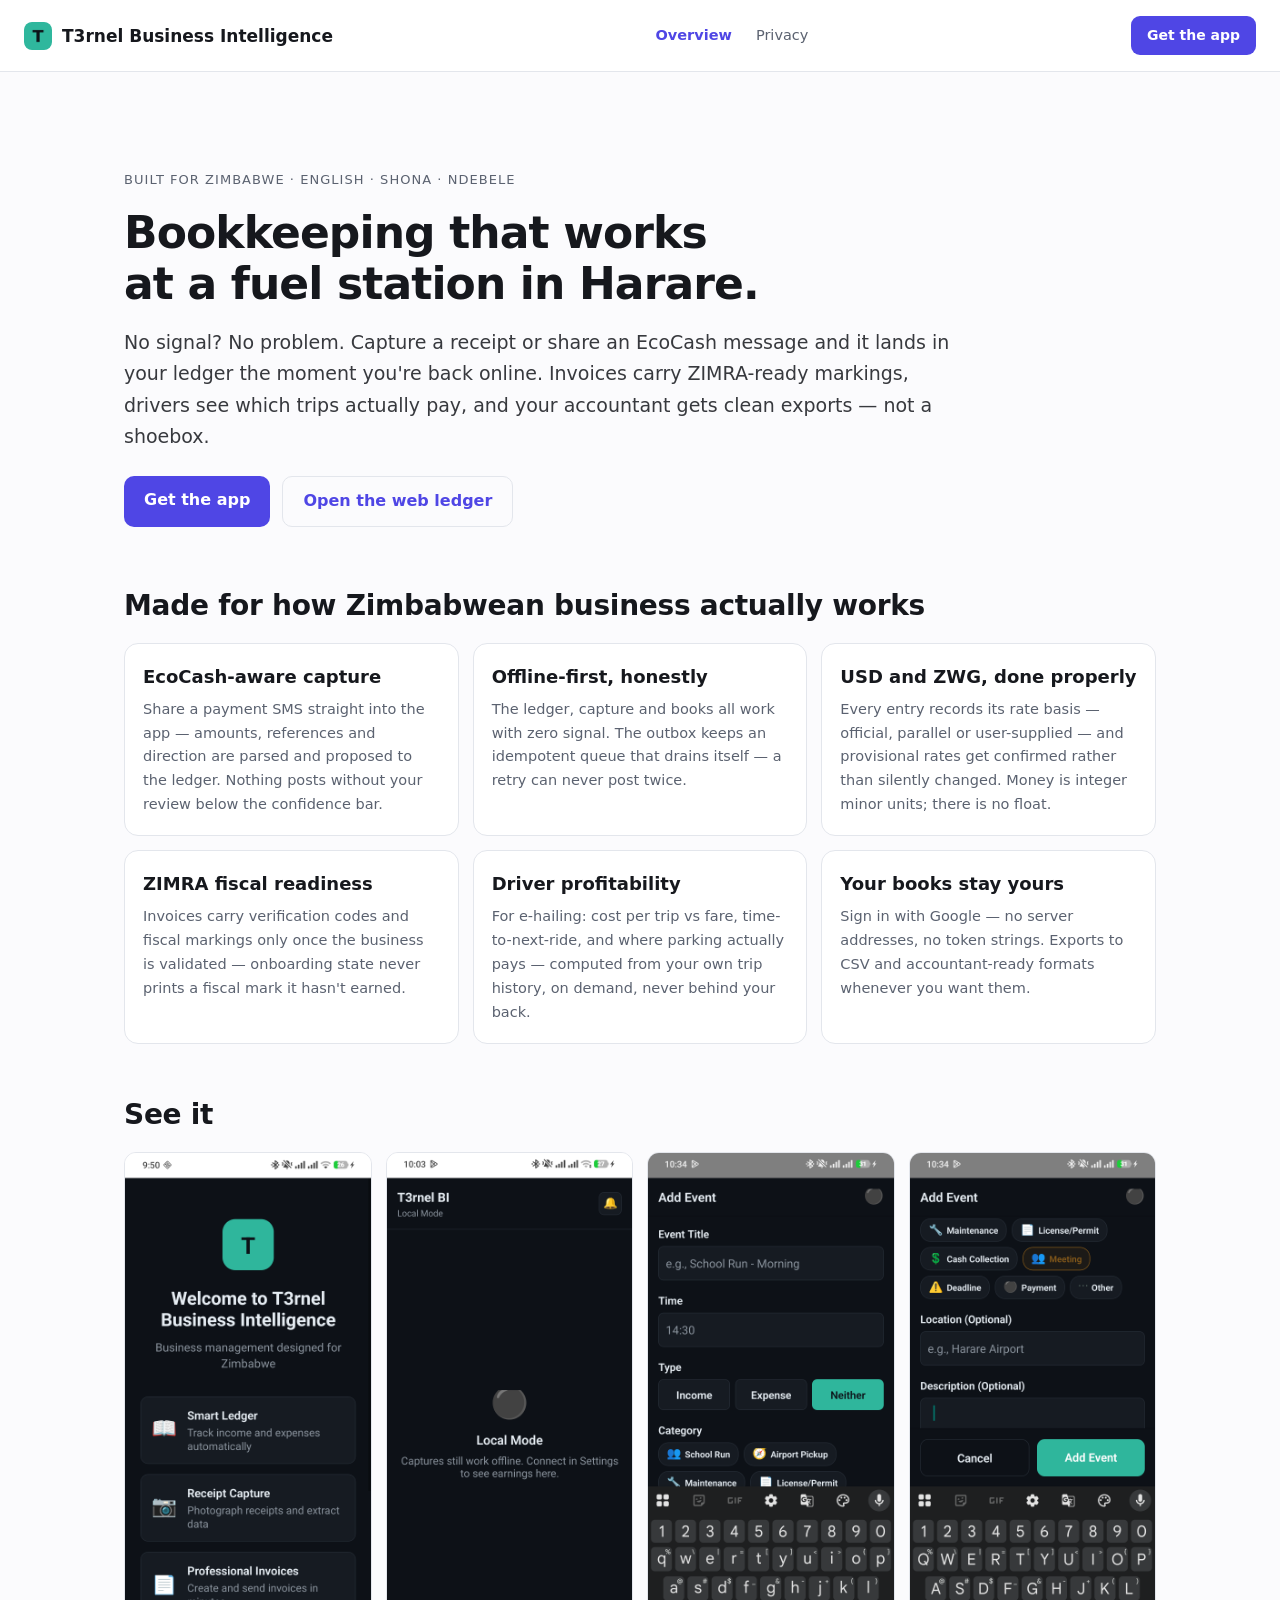
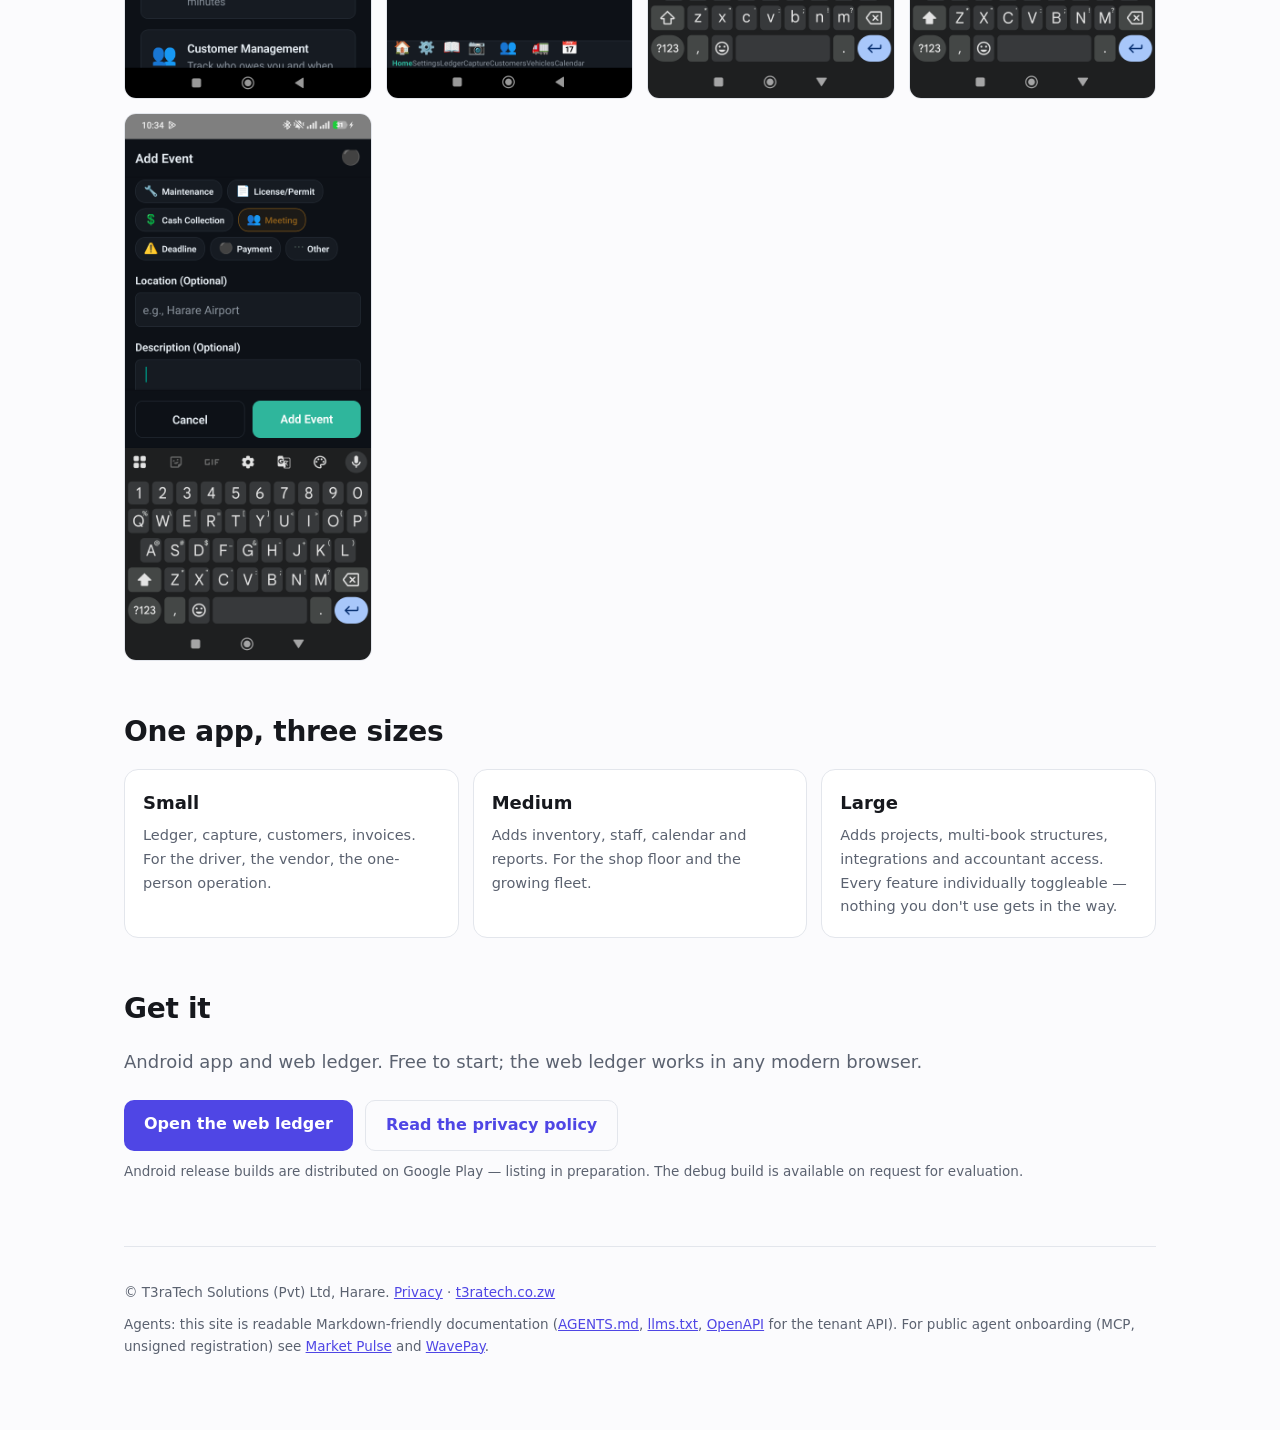
<file: index.html>
<!doctype html>
<html lang="en">
<head>
<meta charset="utf-8">
<meta name="viewport" content="width=device-width, initial-scale=1">
<title>T3rnel Business Intelligence — bookkeeping that works at a fuel station in Harare</title>
<meta name="description" content="Offline-first ledger, EcoCash-aware capture, ZIMRA fiscal-ready invoices and driver profitability analytics for Zimbabwean SMEs. English, Shona and Ndebele. Works with no signal.">
<meta name="keywords" content="Zimbabwe accounting, EcoCash bookkeeping, ZIMRA fiscal, SME ledger, driver profit tracker, offline accounting app, Shona accounting">
<link rel="canonical" href="https://bi.t3ratech.co.zw/">
<link rel="alternate" hreflang="en" href="https://bi.t3ratech.co.zw/">
<link rel="alternate" hreflang="x-default" href="https://bi.t3ratech.co.zw/">
<meta property="og:type" content="website">
<meta property="og:site_name" content="T3rnel Business Intelligence">
<meta property="og:title" content="T3rnel Business Intelligence — bookkeeping that works at a fuel station in Harare">
<meta property="og:description" content="Offline-first ledger, EcoCash-aware capture, ZIMRA fiscal-ready invoices and driver analytics. English, Shona and Ndebele. Works with no signal.">
<meta property="og:url" content="https://bi.t3ratech.co.zw/">
<meta property="og:image" content="https://bi.t3ratech.co.zw/assets/screens/feature-graphic-1024x500.png">
<meta name="twitter:card" content="summary_large_image">
<link rel="stylesheet" href="assets/style.css">
<link rel="icon" href="assets/screens/icon-512.png">
<script type="application/ld+json">{"@context":"https://schema.org","@type":"SoftwareApplication","name":"T3rnel Business Intelligence","applicationCategory":"BusinessApplication","operatingSystem":"Android, Web","description":"Offline-first business ledger for Zimbabwean SMEs with EcoCash SMS capture, ZIMRA fiscal-ready invoicing and driver profitability analytics.","url":"https://bi.t3ratech.co.zw","offers":{"@type":"Offer","name":"Free tier","price":"0","priceCurrency":"USD"},"publisher":{"@type":"Organization","name":"T3raTech Solutions (Pvt) Ltd","url":"https://t3ratech.co.zw"}}</script>
<script async src="https://www.googletagmanager.com/gtag/js?id=G-XZEYDQKYLF"></script>
<script>window.dataLayer=window.dataLayer||[];function gtag(){dataLayer.push(arguments)}gtag("js",new Date());gtag("config","G-XZEYDQKYLF",{anonymize_ip:true});</script>
</head>
<body>
<a class="skip" href="#main">Skip to content</a>
<header class="site">
  <a class="brand" href="index.html"><img src="assets/screens/icon-512.png" alt="" width="28" height="28" style="border-radius:8px"> T3rnel Business Intelligence</a>
  <nav aria-label="Primary">
    <a href="index.html" aria-current="page">Overview</a>
    <a href="privacy.html">Privacy</a>
  </nav>
  <a class="store-cta" href="#get">Get the app</a>
</header>
<main id="main">

<section class="hero">
  <p class="eyebrow">Built for Zimbabwe · English · Shona · Ndebele</p>
  <h1>Bookkeeping that works<br>at a fuel station in Harare.</h1>
  <p class="lead">No signal? No problem. Capture a receipt or share an EcoCash message and it lands in your ledger the moment you're back online. Invoices carry ZIMRA-ready markings, drivers see which trips actually pay, and your accountant gets clean exports — not a shoebox.</p>
  <div class="cta">
    <a class="button" href="#get">Get the app</a>
    <a class="button ghost" href="https://t3rnel-business-intelligence-production.t3ratech.workers.dev/">Open the web ledger</a>
  </div>
</section>

<section>
  <h2>Made for how Zimbabwean business actually works</h2>
  <div class="grid">
    <div class="tile"><h3>EcoCash-aware capture</h3><p>Share a payment SMS straight into the app — amounts, references and direction are parsed and proposed to the ledger. Nothing posts without your review below the confidence bar.</p></div>
    <div class="tile"><h3>Offline-first, honestly</h3><p>The ledger, capture and books all work with zero signal. The outbox keeps an idempotent queue that drains itself — a retry can never post twice.</p></div>
    <div class="tile"><h3>USD and ZWG, done properly</h3><p>Every entry records its rate basis — official, parallel or user-supplied — and provisional rates get confirmed rather than silently changed. Money is integer minor units; there is no float.</p></div>
    <div class="tile"><h3>ZIMRA fiscal readiness</h3><p>Invoices carry verification codes and fiscal markings only once the business is validated — onboarding state never prints a fiscal mark it hasn't earned.</p></div>
    <div class="tile"><h3>Driver profitability</h3><p>For e-hailing: cost per trip vs fare, time-to-next-ride, and where parking actually pays — computed from your own trip history, on demand, never behind your back.</p></div>
    <div class="tile"><h3>Your books stay yours</h3><p>Sign in with Google — no server addresses, no token strings. Exports to CSV and accountant-ready formats whenever you want them.</p></div>
  </div>
</section>

<section>
  <h2>See it</h2>
  <div class="grid" style="grid-template-columns:repeat(auto-fit,minmax(200px,1fr))">
    <img class="shot" src="assets/screens/ss-onboarding.png" alt="Onboarding — pick your business type" loading="lazy">
    <img class="shot" src="assets/screens/ss-home.png" alt="Home dashboard" loading="lazy">
    <img class="shot" src="assets/screens/ss-ledger.png" alt="Ledger with pending and synced entries" loading="lazy">
    <img class="shot" src="assets/screens/ss-capture.png" alt="Capture a receipt or SMS" loading="lazy">
    <img class="shot" src="assets/screens/ss-customers.png" alt="Customers" loading="lazy">
  </div>
</section>

<section>
  <h2>One app, three sizes</h2>
  <div class="grid">
    <div class="tile"><h3>Small</h3><p>Ledger, capture, customers, invoices. For the driver, the vendor, the one-person operation.</p></div>
    <div class="tile"><h3>Medium</h3><p>Adds inventory, staff, calendar and reports. For the shop floor and the growing fleet.</p></div>
    <div class="tile"><h3>Large</h3><p>Adds projects, multi-book structures, integrations and accountant access. Every feature individually toggleable — nothing you don't use gets in the way.</p></div>
  </div>
</section>

<section id="get">
  <h2>Get it</h2>
  <p class="lead">Android app and web ledger. Free to start; the web ledger works in any modern browser.</p>
  <div class="cta">
    <a class="button" href="https://t3rnel-business-intelligence-production.t3ratech.workers.dev/">Open the web ledger</a>
    <a class="button ghost" href="privacy.html">Read the privacy policy</a>
  </div>
  <p class="fine">Android release builds are distributed on Google Play — listing in preparation. The debug build is available on request for evaluation.</p>
</section>

<footer class="site-footer">
  <p class="fine">© T3raTech Solutions (Pvt) Ltd, Harare. <a href="privacy.html">Privacy</a> · <a href="https://t3ratech.co.zw">t3ratech.co.zw</a></p>
  <p class="fine">Agents: this site is readable Markdown-friendly documentation (<a href="AGENTS.md">AGENTS.md</a>, <a href="llms.txt">llms.txt</a>, <a href="openapi.json">OpenAPI</a> for the tenant API). For public agent onboarding (MCP, unsigned registration) see <a href="https://market-pulse.t3ratech.co.zw">Market Pulse</a> and <a href="https://wavepay.t3ratech.co.zw">WavePay</a>.</p>
</footer>
</main>
</body>
</html>
</file>
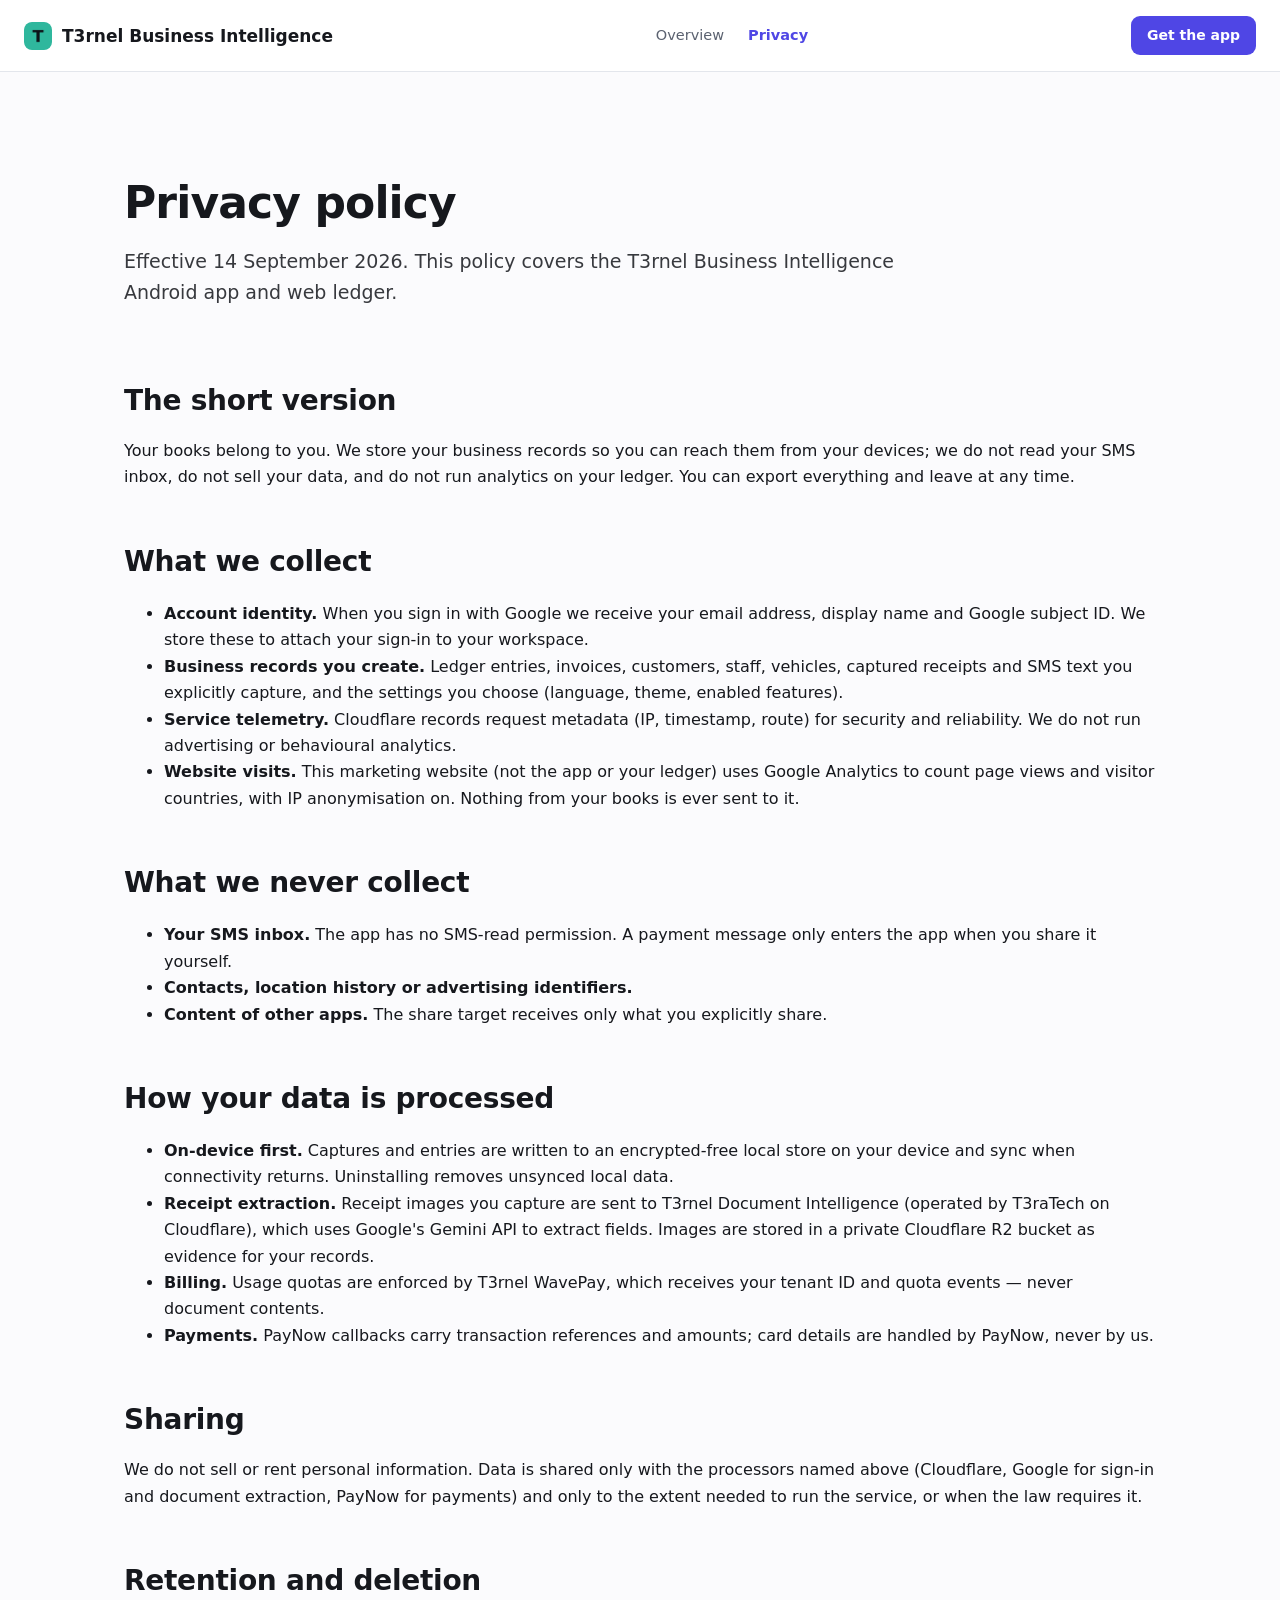
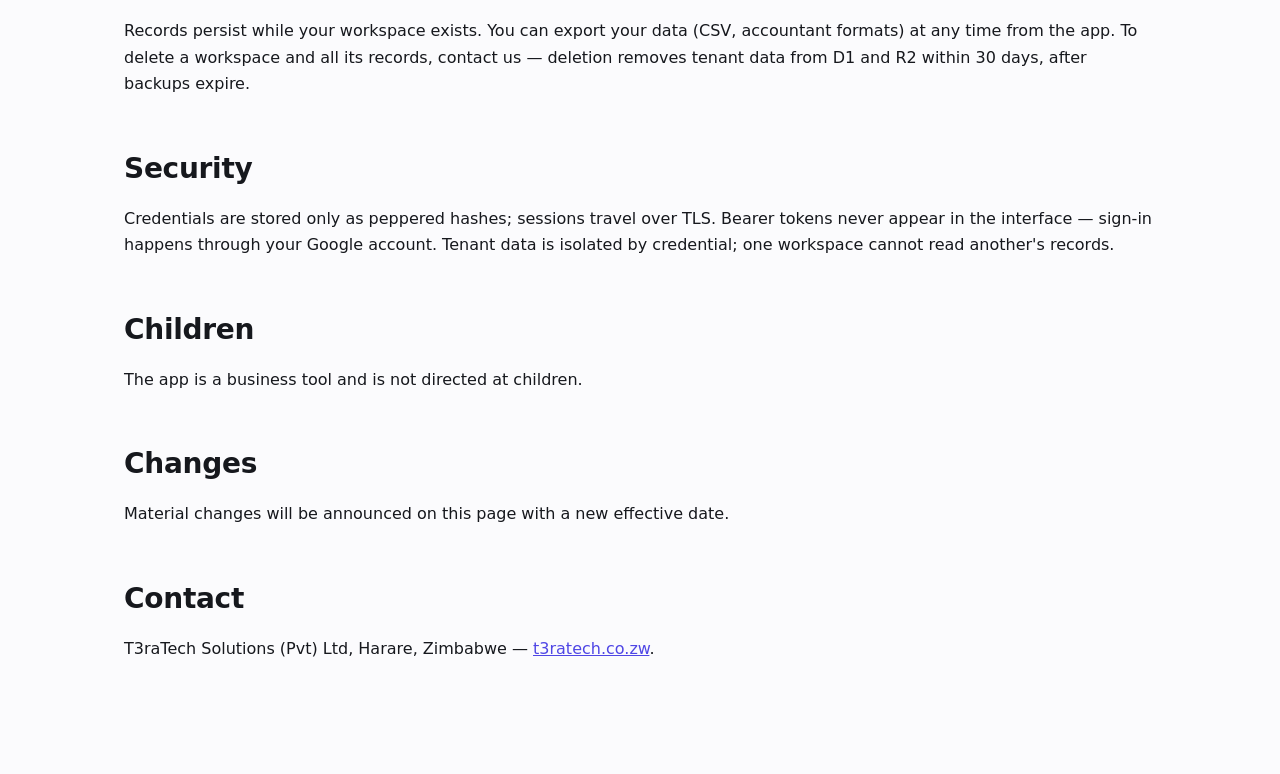
<file: privacy.html>
<!doctype html>
<html lang="en">
<head>
<meta charset="utf-8">
<meta name="viewport" content="width=device-width, initial-scale=1">
<title>Privacy — T3rnel Business Intelligence</title>
<meta name="description" content="Privacy policy for T3rnel Business Intelligence: what we collect, what we never collect, and where your data lives.">
<link rel="canonical" href="https://bi.t3ratech.co.zw/privacy.html">
<link rel="stylesheet" href="assets/style.css">
<link rel="icon" href="assets/screens/icon-512.png">
<script async src="https://www.googletagmanager.com/gtag/js?id=G-XZEYDQKYLF"></script>
<script>window.dataLayer=window.dataLayer||[];function gtag(){dataLayer.push(arguments)}gtag("js",new Date());gtag("config","G-XZEYDQKYLF",{anonymize_ip:true});</script>
</head>
<body>
<a class="skip" href="#main">Skip to content</a>
<header class="site">
  <a class="brand" href="index.html"><img src="assets/screens/icon-512.png" alt="" width="28" height="28" style="border-radius:8px"> T3rnel Business Intelligence</a>
  <nav aria-label="Primary">
    <a href="index.html">Overview</a>
    <a href="privacy.html" aria-current="page">Privacy</a>
  </nav>
  <a class="store-cta" href="index.html#get">Get the app</a>
</header>
<main id="main">
<section class="hero">
  <h1>Privacy policy</h1>
  <p class="lead">Effective 14 September 2026. This policy covers the T3rnel Business Intelligence Android app and web ledger.</p>
</section>

<section>
  <h2>The short version</h2>
  <p>Your books belong to you. We store your business records so you can reach them from your devices; we do not read your SMS inbox, do not sell your data, and do not run analytics on your ledger. You can export everything and leave at any time.</p>
</section>

<section>
  <h2>What we collect</h2>
  <ul>
    <li><strong>Account identity.</strong> When you sign in with Google we receive your email address, display name and Google subject ID. We store these to attach your sign-in to your workspace.</li>
    <li><strong>Business records you create.</strong> Ledger entries, invoices, customers, staff, vehicles, captured receipts and SMS text you explicitly capture, and the settings you choose (language, theme, enabled features).</li>
    <li><strong>Service telemetry.</strong> Cloudflare records request metadata (IP, timestamp, route) for security and reliability. We do not run advertising or behavioural analytics.</li>
    <li><strong>Website visits.</strong> This marketing website (not the app or your ledger) uses Google Analytics to count page views and visitor countries, with IP anonymisation on. Nothing from your books is ever sent to it.</li>
  </ul>
</section>

<section>
  <h2>What we never collect</h2>
  <ul>
    <li><strong>Your SMS inbox.</strong> The app has no SMS-read permission. A payment message only enters the app when you share it yourself.</li>
    <li><strong>Contacts, location history or advertising identifiers.</strong></li>
    <li><strong>Content of other apps.</strong> The share target receives only what you explicitly share.</li>
  </ul>
</section>

<section>
  <h2>How your data is processed</h2>
  <ul>
    <li><strong>On-device first.</strong> Captures and entries are written to an encrypted-free local store on your device and sync when connectivity returns. Uninstalling removes unsynced local data.</li>
    <li><strong>Receipt extraction.</strong> Receipt images you capture are sent to T3rnel Document Intelligence (operated by T3raTech on Cloudflare), which uses Google's Gemini API to extract fields. Images are stored in a private Cloudflare R2 bucket as evidence for your records.</li>
    <li><strong>Billing.</strong> Usage quotas are enforced by T3rnel WavePay, which receives your tenant ID and quota events — never document contents.</li>
    <li><strong>Payments.</strong> PayNow callbacks carry transaction references and amounts; card details are handled by PayNow, never by us.</li>
  </ul>
</section>

<section>
  <h2>Sharing</h2>
  <p>We do not sell or rent personal information. Data is shared only with the processors named above (Cloudflare, Google for sign-in and document extraction, PayNow for payments) and only to the extent needed to run the service, or when the law requires it.</p>
</section>

<section>
  <h2>Retention and deletion</h2>
  <p>Records persist while your workspace exists. You can export your data (CSV, accountant formats) at any time from the app. To delete a workspace and all its records, contact us — deletion removes tenant data from D1 and R2 within 30 days, after backups expire.</p>
</section>

<section>
  <h2>Security</h2>
  <p>Credentials are stored only as peppered hashes; sessions travel over TLS. Bearer tokens never appear in the interface — sign-in happens through your Google account. Tenant data is isolated by credential; one workspace cannot read another's records.</p>
</section>

<section>
  <h2>Children</h2>
  <p>The app is a business tool and is not directed at children.</p>
</section>

<section>
  <h2>Changes</h2>
  <p>Material changes will be announced on this page with a new effective date.</p>
</section>

<section>
  <h2>Contact</h2>
  <p>T3raTech Solutions (Pvt) Ltd, Harare, Zimbabwe — <a href="https://t3ratech.co.zw">t3ratech.co.zw</a>.</p>
</section>
</main>
</body>
</html>
</file>
<file: assets/style.css>
:root{
  --bg:#fbfbfd; --panel:#fff; --ink:#16181d; --muted:#5b6270; --line:#e3e6ec;
  --accent:#4f46e5; --accent-ink:#fff; --good:#0f7b4f; --code:#f4f5f8;
}
@media (prefers-color-scheme:dark){
  :root{ --bg:#0d0f14; --panel:#14171e; --ink:#eceef3; --muted:#9aa3b2; --line:#242833;
         --accent:#8b85ff; --accent-ink:#0d0f14; --good:#4ade80; --code:#1a1e27; }
}
*{box-sizing:border-box}
body{margin:0;background:var(--bg);color:var(--ink);
  font:16px/1.65 ui-sans-serif,system-ui,-apple-system,"Segoe UI",Roboto,Helvetica,Arial,sans-serif;
  -webkit-font-smoothing:antialiased}
.skip{position:absolute;left:-9999px}
.skip:focus{left:8px;top:8px;background:var(--accent);color:var(--accent-ink);padding:8px 12px;border-radius:8px;z-index:10}
header.site{display:flex;flex-wrap:wrap;gap:12px 18px;align-items:center;justify-content:space-between;
  padding:16px 24px;border-bottom:1px solid var(--line);background:var(--panel);position:sticky;top:0;z-index:5}
.brand{display:flex;align-items:center;gap:10px;font-weight:650;color:var(--ink);text-decoration:none;font-size:17px}
.store-cta{display:inline-block;background:var(--accent);color:var(--accent-ink);text-decoration:none;
  padding:8px 16px;border-radius:9px;font-weight:600;font-size:14px;white-space:nowrap}
.store-cta:hover{filter:brightness(1.08)}
select.store-cta{cursor:pointer;appearance:none;-webkit-appearance:none;background-image:url("data:image/svg+xml,%3Csvg xmlns='http://www.w3.org/2000/svg' width='12' height='12' viewBox='0 0 12 12'%3E%3Cpath fill='%23fff' d='M1 4h10L6 9 1 4z'/%3E%3C/svg%3E");background-repeat:no-repeat;background-position:right 12px center;padding-right:34px;border:none}
select.store-cta option{background:var(--panel);color:var(--ink)}
.mark{display:grid;place-items:center;width:28px;height:28px;border-radius:8px;background:var(--accent);color:var(--accent-ink);font-size:13px;font-weight:700}
header nav{display:flex;flex-wrap:wrap;gap:4px}
header nav a{color:var(--muted);text-decoration:none;padding:6px 10px;border-radius:8px;font-size:14.5px}
header nav a:hover{background:var(--code);color:var(--ink)}
header nav a[aria-current=page]{color:var(--accent);font-weight:600}
main{max-width:1080px;margin:0 auto;padding:8px 24px 64px}
section{margin:48px 0}
h1{font-size:clamp(28px,4.5vw,44px);line-height:1.15;letter-spacing:-.02em;margin:.4em 0}
h2{font-size:clamp(21px,2.6vw,28px);letter-spacing:-.01em;margin:1.6em 0 .5em}
h3{font-size:18px;margin:1.4em 0 .4em}
p{margin:.7em 0}
a{color:var(--accent)}
.lead{font-size:18px;color:var(--muted);max-width:70ch}
.fine{font-size:13.5px;color:var(--muted)}
.muted{color:var(--muted);font-size:13px;white-space:nowrap}
.eyebrow{font-size:13px;letter-spacing:.08em;text-transform:uppercase;color:var(--muted);margin-bottom:0}
.hero{padding:32px 0 8px}
.hero .lead{font-size:19px;color:var(--ink);opacity:.85}
.cta{display:flex;gap:12px;flex-wrap:wrap;margin-top:24px}
.button{display:inline-block;background:var(--accent);color:var(--accent-ink);text-decoration:none;
  padding:11px 20px;border-radius:10px;font-weight:600}
.button.ghost{background:transparent;color:var(--accent);border:1px solid var(--line)}
.cols{display:grid;gap:24px;grid-template-columns:repeat(auto-fit,minmax(260px,1fr))}
.grid{display:grid;gap:14px;grid-template-columns:repeat(auto-fit,minmax(260px,1fr))}
.tile{display:block;background:var(--panel);border:1px solid var(--line);border-radius:14px;padding:18px;text-decoration:none;color:var(--ink)}
.tile:hover{border-color:var(--accent)}
.tile h3{margin:0 0 6px}
.tile p{margin:0;color:var(--muted);font-size:14.5px}
.feature{background:var(--panel);border:1px solid var(--line);border-radius:14px;padding:22px 24px;margin:20px 0}
.feature ul{padding-left:20px}
.feature li{margin:.45em 0}
.tools{margin-top:14px;padding-top:12px;border-top:1px solid var(--line);font-size:13px;color:var(--muted)}
.tools span{text-transform:uppercase;letter-spacing:.07em;margin-right:8px}
code{background:var(--code);padding:1px 6px;border-radius:6px;font-size:.88em;
  font-family:ui-monospace,SFMono-Regular,Menlo,Consolas,monospace}
pre{background:var(--code);border:1px solid var(--line);border-radius:12px;padding:16px;overflow-x:auto}
pre code{background:none;padding:0}
table{width:100%;border-collapse:collapse;margin:14px 0;font-size:14.5px}
th,td{text-align:left;padding:9px 12px;border-bottom:1px solid var(--line);vertical-align:top}
thead th{font-size:13px;text-transform:uppercase;letter-spacing:.05em;color:var(--muted)}
tbody th{font-weight:550}
.scroll{overflow-x:auto;-webkit-overflow-scrolling:touch}
.compare{min-width:760px}
.compare .us{background:color-mix(in srgb,var(--accent) 9%,transparent);font-weight:600}
.keys kbd{background:var(--code);border:1px solid var(--line);border-bottom-width:2px;border-radius:6px;
  padding:2px 8px;font-family:ui-monospace,monospace;font-size:13px;white-space:nowrap}
.callout{background:var(--panel);border:1px solid var(--line);border-left:3px solid var(--accent);
  border-radius:12px;padding:20px 24px}
.callout h2,.callout h3{margin-top:0}
.toolgrid{display:flex;flex-wrap:wrap;gap:7px;margin:16px 0}
.toolgrid code{font-size:12.5px;padding:4px 9px}
.tiers{display:grid;gap:18px;grid-template-columns:repeat(auto-fit,minmax(280px,1fr));margin-top:24px}
.tier{background:var(--panel);border:1px solid var(--line);border-radius:16px;padding:24px}
.tier.featured{border-color:var(--accent);box-shadow:0 0 0 1px var(--accent)}
.tier h2{margin-top:0}
.price{font-size:32px;font-weight:700;margin:.2em 0}
.price span{font-size:15px;font-weight:400;color:var(--muted)}
.tier ul{padding-left:20px}
.tier li{margin:.35em 0}
.release{background:var(--panel);border:1px solid var(--line);border-radius:14px;padding:22px 24px}
.release h2{margin-top:0}
/* The newest release carries a small "current" tag, so a reader can tell at a glance
   which version they are running rather than inferring it from the dates. */
.release h2 .tag{display:inline-block;margin-left:8px;padding:2px 9px;border-radius:999px;
  background:var(--accent);color:var(--accent-ink);font-size:11px;font-weight:600;
  letter-spacing:.04em;text-transform:uppercase;vertical-align:middle}
.date{font-size:14px;font-weight:400;color:var(--muted);margin-left:10px}
footer.site{border-top:1px solid var(--line);padding:28px 24px 48px;color:var(--muted);
  max-width:1080px;margin:0 auto;font-size:14px}
footer.site a{color:var(--muted)}
@media (max-width:620px){ header.site{position:static} .compare{min-width:640px} }
/* BI additions */
img.shot{width:100%;border:1px solid var(--line);border-radius:12px;display:block}
.site-footer{margin-top:64px;padding-top:24px;border-top:1px solid var(--line)}
</file>
